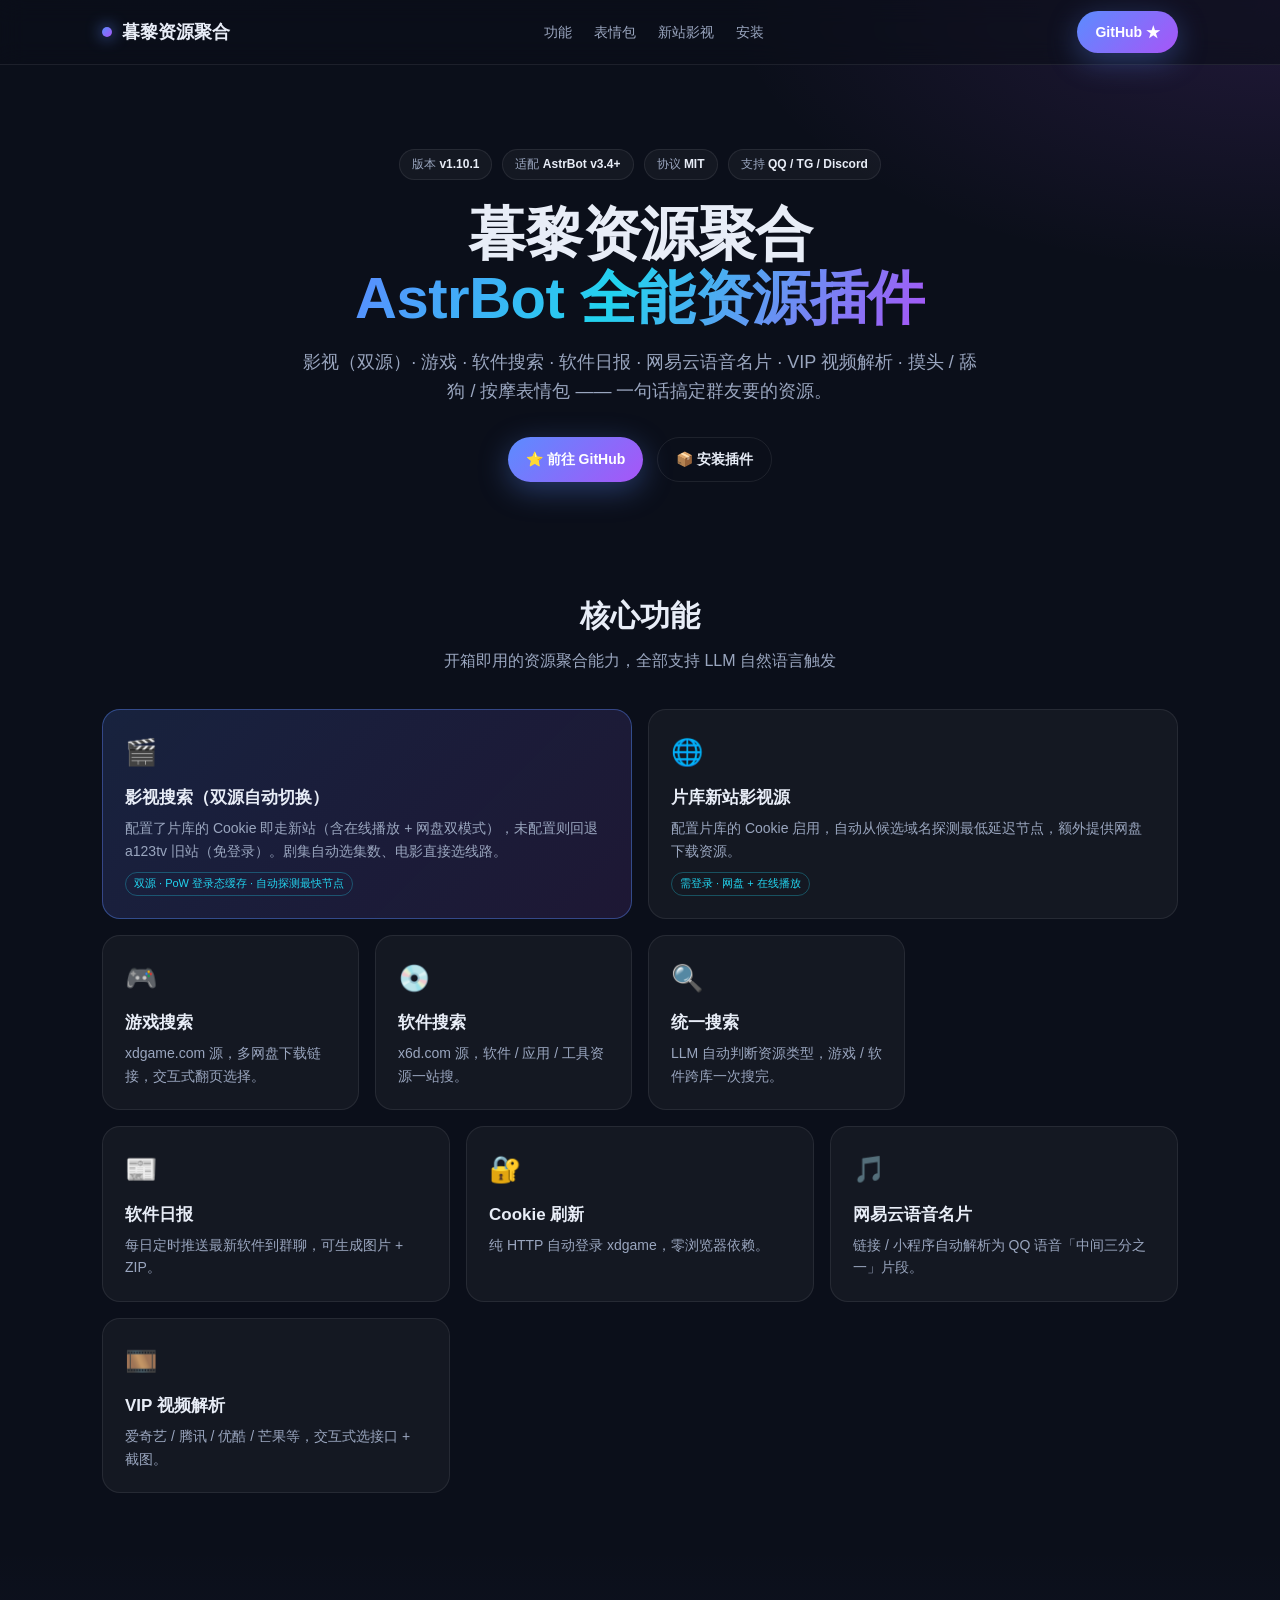
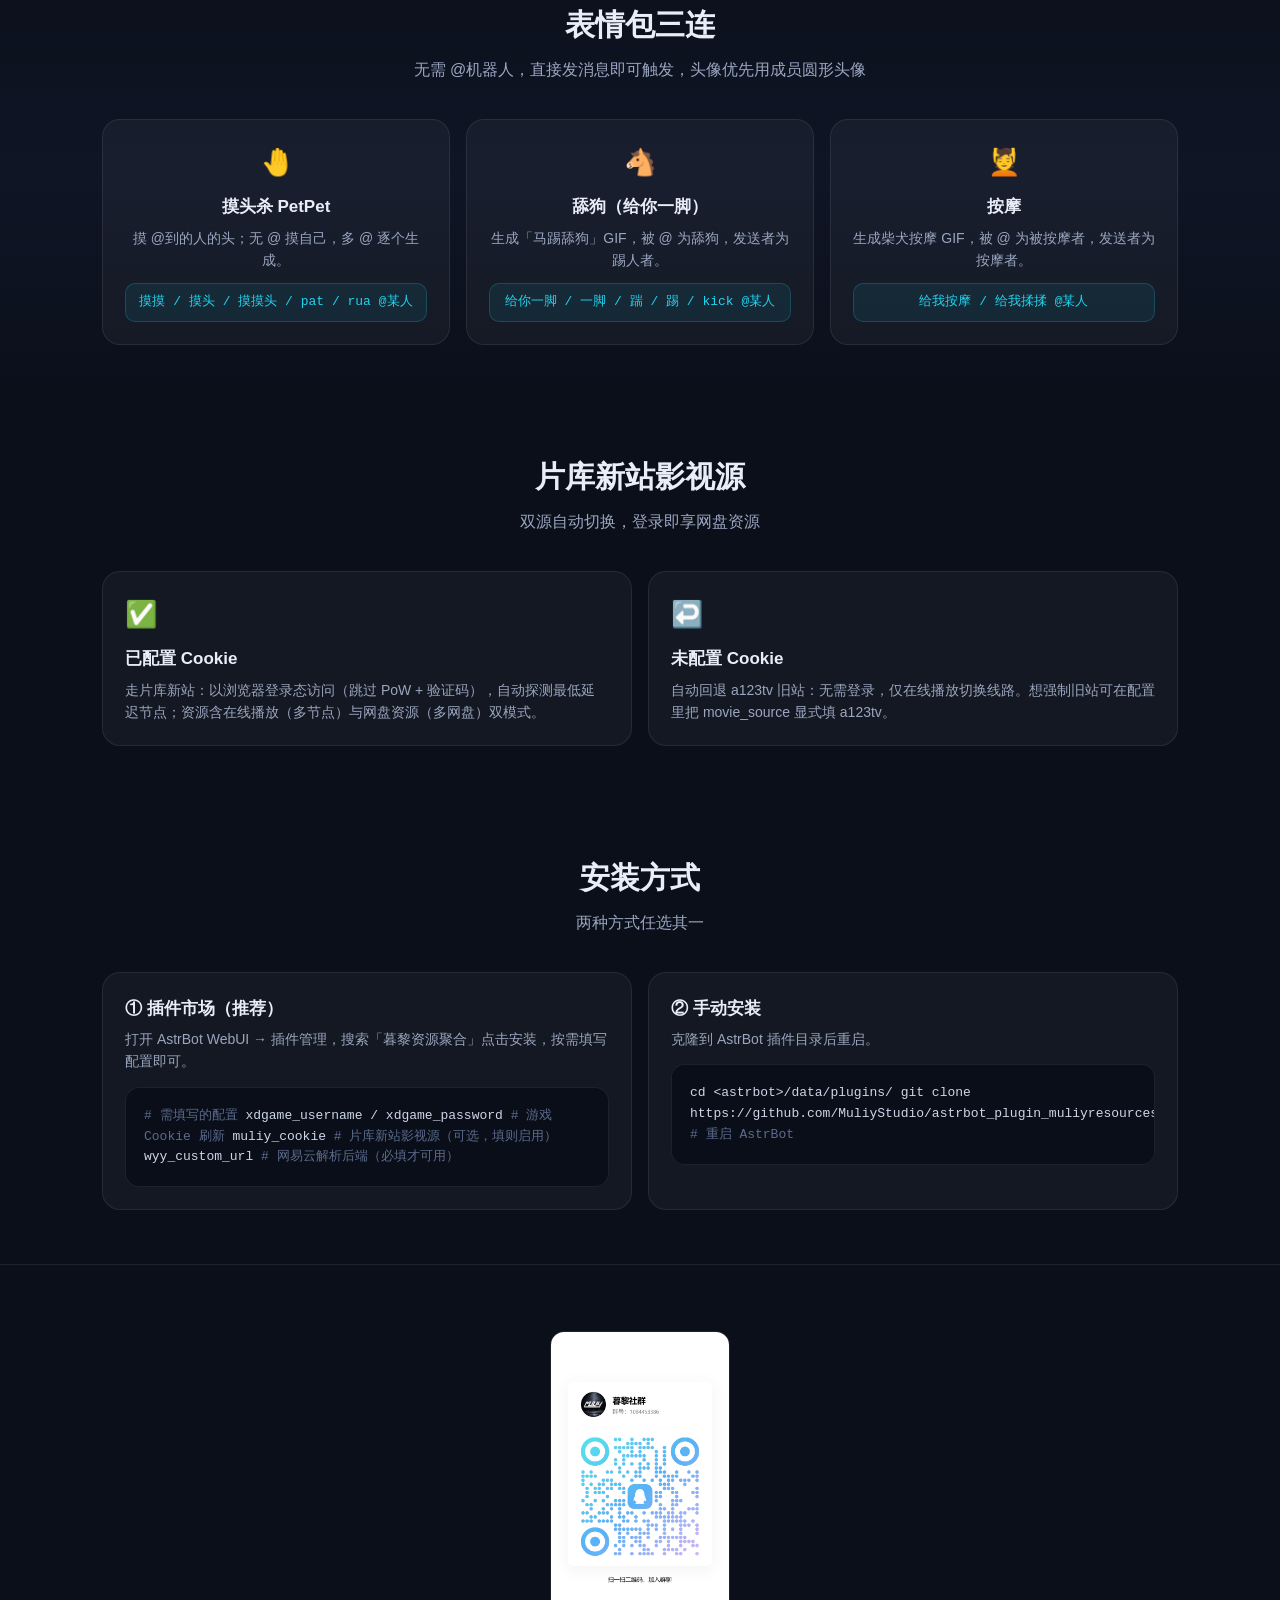
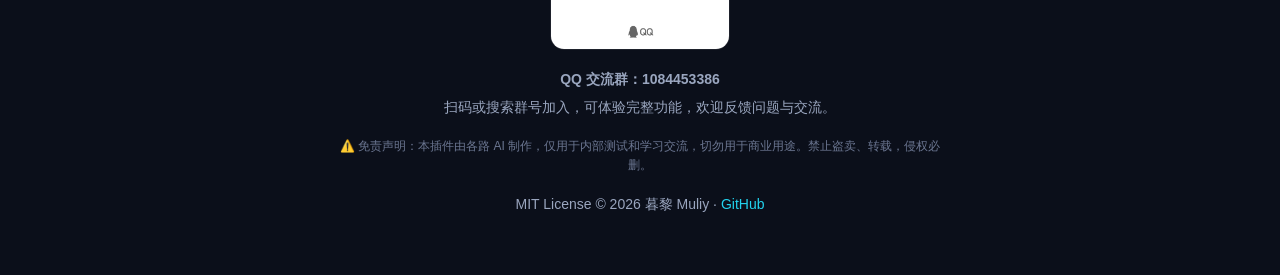
<file: index.html>
<!DOCTYPE html>
<html lang="zh-CN">
<head>
<meta charset="UTF-8">
<meta name="viewport" content="width=device-width, initial-scale=1.0">
<title>暮黎资源聚合 · AstrBot 全能资源插件</title>
<style>
  :root{
    --bg:#0b0f1a; --bg2:#0f1626; --card:rgba(255,255,255,.04);
    --line:rgba(255,255,255,.08); --text:#e8edf7; --muted:#9aa6bf;
    --brand:#5b8cff; --brand2:#22d3ee; --accent:#a855f7; --ok:#34d399;
    --radius:18px; --maxw:1120px;
  }
  *{box-sizing:border-box;margin:0;padding:0}
  html{scroll-behavior:smooth}
  body{
    font-family:-apple-system,BlinkMacSystemFont,"Segoe UI","PingFang SC","Microsoft YaHei",Roboto,Helvetica,Arial,sans-serif;
    background:radial-gradient(1200px 600px at 15% -10%,rgba(91,140,255,.18),transparent 60%),
               radial-gradient(1000px 500px at 100% 0%,rgba(168,85,247,.14),transparent 55%),
               var(--bg);
    color:var(--text); line-height:1.6; -webkit-font-smoothing:antialiased;
  }
  a{color:inherit;text-decoration:none}
  .wrap{max-width:var(--maxw);margin:0 auto;padding:0 22px}
  /* nav */
  nav{position:sticky;top:0;z-index:20;backdrop-filter:blur(12px);
      background:rgba(11,15,26,.65);border-bottom:1px solid var(--line)}
  .nav-in{display:flex;align-items:center;justify-content:space-between;height:64px}
  .brand{display:flex;align-items:center;gap:10px;font-weight:700;font-size:18px}
  .brand .dot{width:10px;height:10px;border-radius:50%;background:linear-gradient(135deg,var(--brand),var(--accent));box-shadow:0 0 16px var(--brand)}
  .nav-links{display:flex;gap:22px;font-size:14px;color:var(--muted)}
  .nav-links a:hover{color:var(--text)}
  .btn{display:inline-flex;align-items:center;gap:8px;padding:10px 18px;border-radius:999px;
       font-weight:600;font-size:14px;transition:.2s;border:1px solid var(--line)}
  .btn.primary{background:linear-gradient(135deg,var(--brand),var(--accent));border:none;color:#fff;
       box-shadow:0 8px 30px rgba(91,140,255,.35)}
  .btn.primary:hover{transform:translateY(-1px);box-shadow:0 12px 36px rgba(91,140,255,.5)}
  .btn.ghost:hover{background:var(--card)}
  /* hero */
  header{padding:84px 0 56px;text-align:center}
  .badges{display:flex;gap:10px;justify-content:center;flex-wrap:wrap;margin-bottom:22px}
  .badge{font-size:12px;padding:5px 12px;border:1px solid var(--line);border-radius:999px;color:var(--muted);
         background:var(--card)}
  .badge b{color:var(--text)}
  h1{font-size:clamp(34px,6vw,58px);line-height:1.1;font-weight:800;letter-spacing:-.5px}
  h1 .grad{background:linear-gradient(120deg,var(--brand),var(--brand2) 45%,var(--accent));
           -webkit-background-clip:text;background-clip:text;color:transparent}
  .sub{color:var(--muted);font-size:18px;max-width:680px;margin:18px auto 0}
  .cta{display:flex;gap:14px;justify-content:center;margin-top:32px;flex-wrap:wrap}
  /* section */
  section{padding:54px 0}
  .sec-head{text-align:center;margin-bottom:36px}
  .sec-head h2{font-size:30px;font-weight:800}
  .sec-head p{color:var(--muted);margin-top:8px}
  /* bento */
  .bento{display:grid;grid-template-columns:repeat(12,1fr);gap:16px}
  .card{background:var(--card);border:1px solid var(--line);border-radius:var(--radius);
        padding:22px;position:relative;overflow:hidden;transition:.2s}
  .card:hover{border-color:rgba(91,140,255,.5);transform:translateY(-2px)}
  .card .ico{font-size:26px;margin-bottom:10px}
  .card h3{font-size:17px;margin-bottom:6px}
  .card p{color:var(--muted);font-size:14px}
  .col-3{grid-column:span 4}.col-4{grid-column:span 3}.col-6{grid-column:span 6}.col-12{grid-column:span 12}
  .card.featured{background:linear-gradient(135deg,rgba(91,140,255,.16),rgba(168,85,247,.12));
        border-color:rgba(91,140,255,.4)}
  .tag{display:inline-block;font-size:11px;color:var(--brand2);border:1px solid rgba(34,211,238,.3);
       padding:2px 8px;border-radius:999px;margin-top:10px}
  /* expressions */
  .expr{display:grid;grid-template-columns:repeat(3,1fr);gap:16px}
  .expr .card{text-align:center}
  .expr .trig{margin-top:12px;font-family:ui-monospace,SFMono-Regular,Menlo,Consolas,monospace;
        font-size:13px;color:var(--brand2);background:rgba(34,211,238,.08);
        border:1px solid rgba(34,211,238,.2);border-radius:10px;padding:8px}
  /* install */
  .install{display:grid;grid-template-columns:1fr 1fr;gap:16px}
  .code{background:#0a0e18;border:1px solid var(--line);border-radius:14px;padding:18px;
        font-family:ui-monospace,SFMono-Regular,Menlo,Consolas,monospace;font-size:13px;
        color:#cdd6e8;overflow:auto}
  .code .c{color:#5b6b8c}
  /* footer */
  footer{border-top:1px solid var(--line);padding:48px 0 60px;text-align:center;color:var(--muted);font-size:14px}
  .qr{width:180px;border-radius:14px;margin:18px auto;display:block;border:1px solid var(--line)}
  .disc{font-size:12px;color:#6b7691;max-width:620px;margin:18px auto 0}
  @media(max-width:860px){
    .col-3,.col-4{grid-column:span 6}.col-6{grid-column:span 12}
    .expr,.install{grid-template-columns:1fr}
    .nav-links{display:none}
  }
</style>
</head>
<body>

<nav>
  <div class="wrap nav-in">
    <div class="brand"><span class="dot"></span> 暮黎资源聚合</div>
    <div class="nav-links">
      <a href="#features">功能</a>
      <a href="#expr">表情包</a>
      <a href="#site">新站影视</a>
      <a href="#install">安装</a>
    </div>
    <a class="btn primary" href="https://github.com/MuliyStudio/astrbot_plugin_muliyresources" target="_blank" rel="noopener">GitHub ★</a>
  </div>
</nav>

<header>
  <div class="wrap">
    <div class="badges">
      <span class="badge">版本 <b>v1.10.1</b></span>
      <span class="badge">适配 <b>AstrBot v3.4+</b></span>
      <span class="badge">协议 <b>MIT</b></span>
      <span class="badge">支持 <b>QQ / TG / Discord</b></span>
    </div>
    <h1>暮黎资源聚合<br><span class="grad">AstrBot 全能资源插件</span></h1>
    <p class="sub">影视（双源）· 游戏 · 软件搜索 · 软件日报 · 网易云语音名片 · VIP 视频解析 · 摸头 / 舔狗 / 按摩表情包 —— 一句话搞定群友要的资源。</p>
    <div class="cta">
      <a class="btn primary" href="https://github.com/MuliyStudio/astrbot_plugin_muliyresources" target="_blank" rel="noopener">⭐ 前往 GitHub</a>
      <a class="btn ghost" href="#install">📦 安装插件</a>
    </div>
  </div>
</header>

<section id="features">
  <div class="wrap">
    <div class="sec-head">
      <h2>核心功能</h2>
      <p>开箱即用的资源聚合能力，全部支持 LLM 自然语言触发</p>
    </div>
    <div class="bento">
      <div class="card col-6 featured">
        <div class="ico">🎬</div>
        <h3>影视搜索（双源自动切换）</h3>
        <p>配置了片库的 Cookie 即走新站（含在线播放 + 网盘双模式），未配置则回退 a123tv 旧站（免登录）。剧集自动选集数、电影直接选线路。</p>
        <span class="tag">双源 · PoW 登录态缓存 · 自动探测最快节点</span>
      </div>
      <div class="card col-6">
        <div class="ico">🌐</div>
        <h3>片库新站影视源</h3>
        <p>配置片库的 Cookie 启用，自动从候选域名探测最低延迟节点，额外提供网盘下载资源。</p>
        <span class="tag">需登录 · 网盘 + 在线播放</span>
      </div>
      <div class="card col-4">
        <div class="ico">🎮</div>
        <h3>游戏搜索</h3>
        <p>xdgame.com 源，多网盘下载链接，交互式翻页选择。</p>
      </div>
      <div class="card col-4">
        <div class="ico">💿</div>
        <h3>软件搜索</h3>
        <p>x6d.com 源，软件 / 应用 / 工具资源一站搜。</p>
      </div>
      <div class="card col-4">
        <div class="ico">🔍</div>
        <h3>统一搜索</h3>
        <p>LLM 自动判断资源类型，游戏 / 软件跨库一次搜完。</p>
      </div>
      <div class="card col-3">
        <div class="ico">📰</div>
        <h3>软件日报</h3>
        <p>每日定时推送最新软件到群聊，可生成图片 + ZIP。</p>
      </div>
      <div class="card col-3">
        <div class="ico">🔐</div>
        <h3>Cookie 刷新</h3>
        <p>纯 HTTP 自动登录 xdgame，零浏览器依赖。</p>
      </div>
      <div class="card col-3">
        <div class="ico">🎵</div>
        <h3>网易云语音名片</h3>
        <p>链接 / 小程序自动解析为 QQ 语音「中间三分之一」片段。</p>
      </div>
      <div class="card col-3">
        <div class="ico">🎞️</div>
        <h3>VIP 视频解析</h3>
        <p>爱奇艺 / 腾讯 / 优酷 / 芒果等，交互式选接口 + 截图。</p>
      </div>
    </div>
  </div>
</section>

<section id="expr" style="background:linear-gradient(180deg,transparent,rgba(91,140,255,.05),transparent)">
  <div class="wrap">
    <div class="sec-head">
      <h2>表情包三连</h2>
      <p>无需 @机器人，直接发消息即可触发，头像优先用成员圆形头像</p>
    </div>
    <div class="expr">
      <div class="card">
        <div class="ico">🤚</div>
        <h3>摸头杀 PetPet</h3>
        <p>摸 @到的人的头；无 @ 摸自己，多 @ 逐个生成。</p>
        <div class="trig">摸摸 / 摸头 / 摸摸头 / pat / rua @某人</div>
      </div>
      <div class="card">
        <div class="ico">🐴</div>
        <h3>舔狗（给你一脚）</h3>
        <p>生成「马踢舔狗」GIF，被 @ 为舔狗，发送者为踢人者。</p>
        <div class="trig">给你一脚 / 一脚 / 踹 / 踢 / kick @某人</div>
      </div>
      <div class="card">
        <div class="ico">💆</div>
        <h3>按摩</h3>
        <p>生成柴犬按摩 GIF，被 @ 为被按摩者，发送者为按摩者。</p>
        <div class="trig">给我按摩 / 给我揉揉 @某人</div>
      </div>
    </div>
  </div>
</section>

<section id="site">
  <div class="wrap">
    <div class="sec-head">
      <h2>片库新站影视源</h2>
      <p>双源自动切换，登录即享网盘资源</p>
    </div>
    <div class="bento">
      <div class="card col-6">
        <div class="ico">✅</div>
        <h3>已配置 Cookie</h3>
        <p>走片库新站：以浏览器登录态访问（跳过 PoW + 验证码），自动探测最低延迟节点；资源含在线播放（多节点）与网盘资源（多网盘）双模式。</p>
      </div>
      <div class="card col-6">
        <div class="ico">↩️</div>
        <h3>未配置 Cookie</h3>
        <p>自动回退 a123tv 旧站：无需登录，仅在线播放切换线路。想强制旧站可在配置里把 movie_source 显式填 a123tv。</p>
      </div>
    </div>
  </div>
</section>

<section id="install">
  <div class="wrap">
    <div class="sec-head">
      <h2>安装方式</h2>
      <p>两种方式任选其一</p>
    </div>
    <div class="install">
      <div class="card">
        <h3>① 插件市场（推荐）</h3>
        <p style="margin-bottom:14px">打开 AstrBot WebUI → 插件管理，搜索「暮黎资源聚合」点击安装，按需填写配置即可。</p>
        <div class="code"><span class="c"># 需填写的配置</span>
xdgame_username / xdgame_password   <span class="c"># 游戏 Cookie 刷新</span>
muliy_cookie                        <span class="c"># 片库新站影视源（可选，填则启用）</span>
wyy_custom_url                      <span class="c"># 网易云解析后端（必填才可用）</span></div>
      </div>
      <div class="card">
        <h3>② 手动安装</h3>
        <p style="margin-bottom:14px">克隆到 AstrBot 插件目录后重启。</p>
        <div class="code">cd &lt;astrbot&gt;/data/plugins/
git clone https://github.com/MuliyStudio/astrbot_plugin_muliyresources.git
<span class="c"># 重启 AstrBot</span></div>
      </div>
    </div>
  </div>
</section>

<footer>
  <div class="wrap">
    <img class="qr" src="assets/qq_group_qrcode.jpg" alt="暮黎交流群二维码">
    <div><strong>QQ 交流群：1084453386</strong></div>
    <p style="margin-top:6px">扫码或搜索群号加入，可体验完整功能，欢迎反馈问题与交流。</p>
    <p class="disc">⚠️ 免责声明：本插件由各路 AI 制作，仅用于内部测试和学习交流，切勿用于商业用途。禁止盗卖、转载，侵权必删。</p>
    <p style="margin-top:18px">MIT License © 2026 暮黎 Muliy · <a href="https://github.com/MuliyStudio/astrbot_plugin_muliyresources" target="_blank" rel="noopener" style="color:var(--brand2)">GitHub</a></p>
  </div>
</footer>

</body>
</html>
</file>
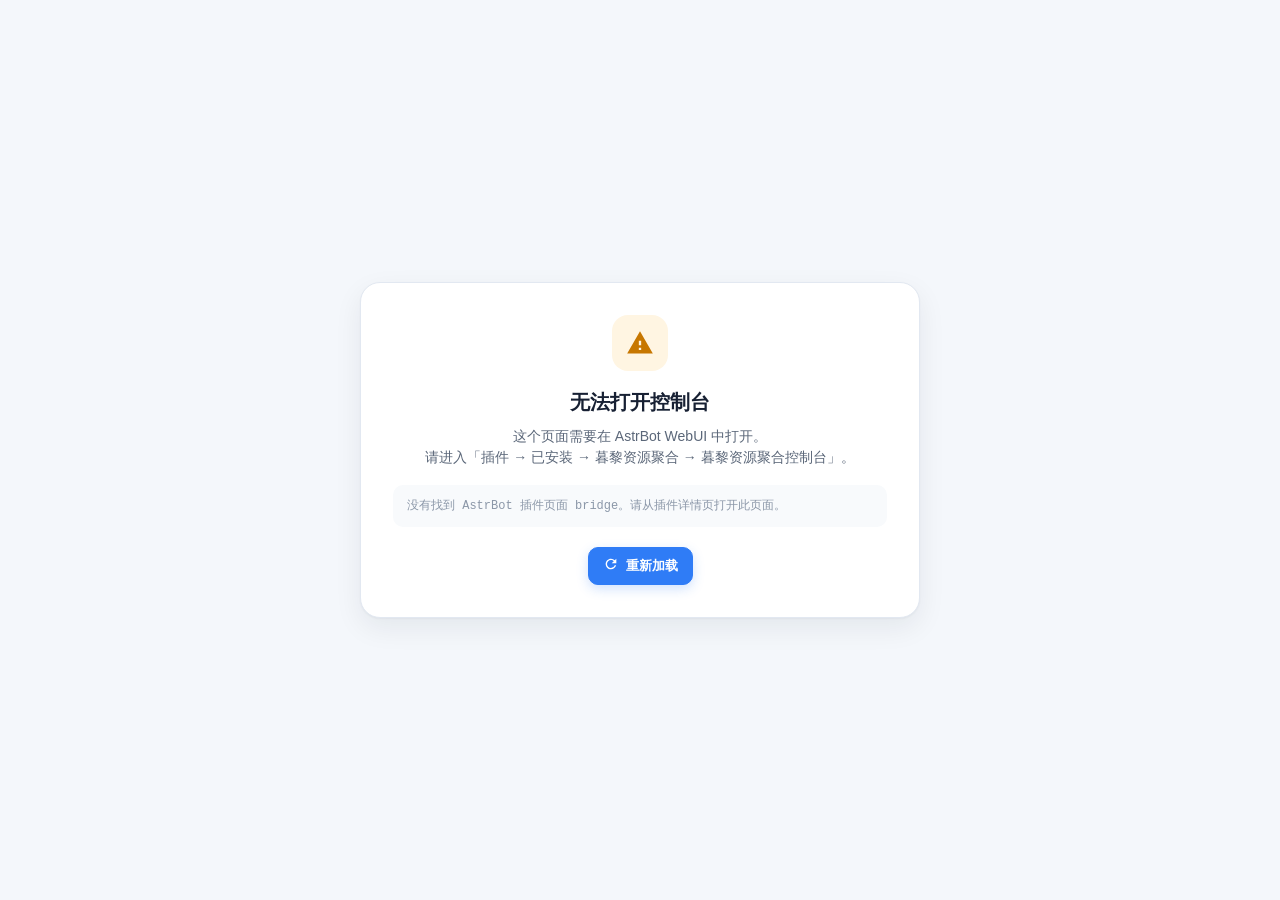
<file: pages/config/index.html>
<!doctype html>
<html lang="zh-CN" data-theme="light">
  <head>
    <meta charset="utf-8" />
    <meta name="viewport" content="width=device-width, initial-scale=1" />
    <meta name="color-scheme" content="light dark" />
    <title>暮黎资源聚合控制台</title>
    <link rel="stylesheet" href="./style.css" />
  </head>
  <body>
    <div id="app" class="app">
      <div class="boot" id="boot">
        <div class="boot-logo"><img src="./assets/logo.png" alt="" /></div>
        <div class="boot-spinner" aria-hidden="true"></div>
        <p>正在读取配置…</p>
      </div>
    </div>
    <div id="toast" class="toast" role="status" aria-live="polite"></div>
    <script type="module" src="./app.js"></script>
  </body>
</html>
</file>
<file: pages/config/style.css>
/* =========================================================
   暮黎资源聚合 · 可视化配置页
   适配 AstrBot 插件 iframe，支持亮/暗主题与窄屏
   ========================================================= */

:root {
  --bg: #f4f7fb;
  --surface: #ffffff;
  --surface-2: #f8fafc;
  --surface-3: #f1f5f9;
  --border: #e2e8f1;
  --border-strong: #cbd6e5;
  --text: #172033;
  --text-2: #5b6779;
  --text-3: #8b97a8;
  --accent: #2f7cf6;
  --accent-strong: #1f66df;
  --accent-soft: #eaf2ff;
  --accent-line: #c6dcff;
  --green: #12a150;
  --green-soft: #e8f8ee;
  --amber: #c77700;
  --amber-soft: #fff5e2;
  --red: #d92d20;
  --red-soft: #fdecec;
  --shadow-sm: 0 1px 2px rgba(16, 24, 40, 0.04);
  --shadow: 0 1px 2px rgba(16, 24, 40, 0.04), 0 10px 28px rgba(16, 24, 40, 0.07);
  --radius: 14px;
  --radius-lg: 20px;
  --font: -apple-system, BlinkMacSystemFont, "Segoe UI", "PingFang SC",
    "Hiragino Sans GB", "Microsoft YaHei", "Noto Sans SC", sans-serif;
  --mono: ui-monospace, SFMono-Regular, "SF Mono", Consolas, "Liberation Mono",
    monospace;
  color-scheme: light;
}

[data-theme="dark"] {
  --bg: #0e141d;
  --surface: #151d29;
  --surface-2: #1a2432;
  --surface-3: #202c3d;
  --border: #263244;
  --border-strong: #3a4a62;
  --text: #e9eff8;
  --text-2: #a5b2c5;
  --text-3: #7d8ca1;
  --accent: #5b9dff;
  --accent-strong: #7fb2ff;
  --accent-soft: #182a46;
  --accent-line: #2c4670;
  --green: #34d399;
  --green-soft: #113127;
  --amber: #fbbf24;
  --amber-soft: #362a12;
  --red: #f87171;
  --red-soft: #3a1d1d;
  --shadow-sm: 0 1px 2px rgba(0, 0, 0, 0.3);
  --shadow: 0 1px 2px rgba(0, 0, 0, 0.3), 0 12px 32px rgba(0, 0, 0, 0.28);
  color-scheme: dark;
}

* {
  box-sizing: border-box;
}

html {
  min-height: 100%;
  background: var(--bg);
}

body {
  min-height: 100vh;
  margin: 0;
  background: var(--bg);
  color: var(--text);
  font-family: var(--font);
  font-size: 14px;
  line-height: 1.55;
  -webkit-font-smoothing: antialiased;
  text-rendering: optimizeLegibility;
}

button,
input,
select,
textarea {
  font: inherit;
  color: inherit;
}

button {
  user-select: none;
}

img {
  max-width: 100%;
}

.icon {
  flex: 0 0 auto;
  display: inline-block;
  vertical-align: -0.15em;
}

/* ---------- 启动 / 致命错误 ---------- */

.app {
  min-height: 100vh;
}

.boot {
  min-height: 100vh;
  display: flex;
  flex-direction: column;
  align-items: center;
  justify-content: center;
  gap: 16px;
  color: var(--text-2);
}

.boot-logo img {
  width: 64px;
  height: 64px;
  border-radius: 18px;
  box-shadow: var(--shadow);
}

.boot-spinner {
  width: 26px;
  height: 26px;
  border: 3px solid var(--border);
  border-top-color: var(--accent);
  border-radius: 50%;
  animation: spin 0.8s linear infinite;
}

@keyframes spin {
  to {
    transform: rotate(360deg);
  }
}

.fatal-wrap {
  min-height: 100vh;
  display: flex;
  align-items: center;
  justify-content: center;
  padding: 24px;
}

.fatal-card {
  width: min(560px, 100%);
  padding: 32px;
  border: 1px solid var(--border);
  border-radius: var(--radius-lg);
  background: var(--surface);
  box-shadow: var(--shadow);
  text-align: center;
}

.fatal-card .fatal-icon {
  width: 56px;
  height: 56px;
  margin: 0 auto 16px;
  display: grid;
  place-items: center;
  border-radius: 16px;
  background: var(--amber-soft);
  color: var(--amber);
}

.fatal-card h1 {
  margin: 0 0 8px;
  font-size: 20px;
}

.fatal-card p {
  margin: 0 0 8px;
  color: var(--text-2);
  white-space: pre-wrap;
}

.fatal-card .detail {
  margin: 16px 0 20px;
  padding: 12px 14px;
  border-radius: 10px;
  background: var(--surface-2);
  color: var(--text-3);
  font-family: var(--mono);
  font-size: 12px;
  text-align: left;
  word-break: break-all;
}

/* ---------- 顶栏 ---------- */

.topbar {
  position: sticky;
  top: 0;
  z-index: 30;
  border-bottom: 1px solid var(--border);
  background: var(--bg);
  background: color-mix(in srgb, var(--bg) 86%, transparent);
  backdrop-filter: blur(14px) saturate(140%);
}

.topbar-inner {
  width: min(1320px, 100%);
  margin: 0 auto;
  padding: 12px 24px;
  display: flex;
  align-items: center;
  gap: 18px;
}

.brand {
  display: flex;
  align-items: center;
  gap: 12px;
  min-width: 0;
  flex: 1 1 auto;
}

.brand-logo {
  width: 42px;
  height: 42px;
  border-radius: 12px;
  box-shadow: var(--shadow-sm);
}

.brand-text {
  min-width: 0;
}

.brand-text h1 {
  margin: 0;
  font-size: 16px;
  font-weight: 700;
  letter-spacing: 0.01em;
  white-space: nowrap;
  overflow: hidden;
  text-overflow: ellipsis;
}

.brand-text p {
  margin: 1px 0 0;
  display: flex;
  align-items: center;
  gap: 8px;
  color: var(--text-3);
  font-size: 12px;
  white-space: nowrap;
  overflow: hidden;
  text-overflow: ellipsis;
}

.version-chip {
  display: inline-flex;
  align-items: center;
  height: 20px;
  padding: 0 7px;
  border: 1px solid var(--accent-line);
  border-radius: 999px;
  background: var(--accent-soft);
  color: var(--accent-strong);
  font-family: var(--mono);
  font-size: 11px;
  font-weight: 700;
}

.top-actions {
  display: flex;
  align-items: center;
  gap: 10px;
  flex: 0 1 auto;
}

.search-box {
  display: flex;
  align-items: center;
  gap: 8px;
  height: 38px;
  min-width: 280px;
  padding: 0 10px;
  border: 1px solid var(--border);
  border-radius: 10px;
  background: var(--surface);
  color: var(--text-3);
  transition: border-color 0.16s, box-shadow 0.16s;
}

.search-box:focus-within {
  border-color: var(--accent);
  box-shadow: 0 0 0 3px var(--accent-soft);
}

.search-input {
  flex: 1 1 auto;
  min-width: 0;
  border: 0;
  outline: 0;
  background: transparent;
  color: var(--text);
  font-size: 13px;
}

.search-input::placeholder {
  color: var(--text-3);
}

.search-box kbd {
  display: inline-flex;
  align-items: center;
  justify-content: center;
  min-width: 20px;
  height: 20px;
  padding: 0 5px;
  border: 1px solid var(--border);
  border-bottom-width: 2px;
  border-radius: 5px;
  background: var(--surface-2);
  color: var(--text-3);
  font-family: var(--mono);
  font-size: 10px;
}

.btn {
  display: inline-flex;
  align-items: center;
  justify-content: center;
  gap: 7px;
  height: 38px;
  padding: 0 14px;
  border: 1px solid var(--border);
  border-radius: 10px;
  background: var(--surface);
  color: var(--text);
  font-size: 13px;
  font-weight: 600;
  cursor: pointer;
  white-space: nowrap;
  transition: background 0.16s, border-color 0.16s, color 0.16s,
    transform 0.12s;
}

.btn:hover:not(:disabled) {
  border-color: var(--border-strong);
  background: var(--surface-2);
}

.btn:active:not(:disabled) {
  transform: translateY(1px);
}

.btn.primary {
  border-color: var(--accent);
  background: var(--accent);
  color: #fff;
  box-shadow: 0 4px 12px rgba(47, 124, 246, 0.22);
}

.btn.primary:hover:not(:disabled) {
  border-color: var(--accent-strong);
  background: var(--accent-strong);
}

.btn.ghost {
  background: transparent;
}

.btn:disabled {
  opacity: 0.5;
  cursor: not-allowed;
  box-shadow: none;
}

.btn .spin {
  animation: spin 0.8s linear infinite;
}

/* ---------- 布局 ---------- */

.layout {
  width: min(1320px, 100%);
  margin: 0 auto;
  padding: 20px 24px 120px;
  display: grid;
  grid-template-columns: 248px minmax(0, 1fr);
  gap: 22px;
  align-items: start;
}

.sidebar {
  position: sticky;
  top: 84px;
  max-height: calc(100vh - 104px);
  display: flex;
  flex-direction: column;
  border: 1px solid var(--border);
  border-radius: var(--radius);
  background: var(--surface);
  box-shadow: var(--shadow-sm);
  overflow: hidden;
}

.side-scroll {
  padding: 10px;
  overflow-y: auto;
}

.nav-item {
  width: 100%;
  display: flex;
  align-items: center;
  gap: 10px;
  padding: 9px 10px;
  border: 0;
  border-radius: 9px;
  background: transparent;
  color: var(--text-2);
  font-size: 13px;
  font-weight: 600;
  text-align: left;
  cursor: pointer;
  transition: background 0.14s, color 0.14s;
}

.nav-item:hover {
  background: var(--surface-2);
  color: var(--text);
}

.nav-item.active {
  background: var(--accent-soft);
  color: var(--accent-strong);
}

.nav-item .nav-text {
  flex: 1 1 auto;
  min-width: 0;
  white-space: nowrap;
  overflow: hidden;
  text-overflow: ellipsis;
}

.nav-item .nav-count {
  flex: 0 0 auto;
  min-width: 22px;
  height: 20px;
  padding: 0 6px;
  display: inline-flex;
  align-items: center;
  justify-content: center;
  border-radius: 999px;
  background: var(--surface-3);
  color: var(--text-3);
  font-family: var(--mono);
  font-size: 10px;
  font-weight: 700;
}

.nav-item.active .nav-count {
  background: var(--surface);
  color: var(--accent-strong);
}

.nav-dirty {
  width: 7px;
  height: 7px;
  border-radius: 50%;
  background: var(--amber);
  box-shadow: 0 0 0 3px var(--amber-soft);
}

.nav-divider {
  margin: 12px 10px 6px;
  color: var(--text-3);
  font-size: 11px;
  font-weight: 700;
  letter-spacing: 0.08em;
}

.side-foot {
  padding: 10px 14px 12px;
  border-top: 1px solid var(--border);
  background: var(--surface-2);
  font-size: 11px;
  color: var(--text-3);
}

.mini-status {
  display: flex;
  align-items: center;
  gap: 7px;
}

.status-dot {
  width: 7px;
  height: 7px;
  border-radius: 50%;
  background: var(--text-3);
  flex: 0 0 auto;
}

.status-dot.on {
  background: var(--green);
  box-shadow: 0 0 0 3px var(--green-soft);
}

.main {
  min-width: 0;
  animation: fade-in 0.22s ease-out;
}

@keyframes fade-in {
  from {
    opacity: 0;
    transform: translateY(4px);
  }
  to {
    opacity: 1;
    transform: none;
  }
}

/* ---------- 页面标题 ---------- */

.page-head {
  display: flex;
  align-items: flex-start;
  justify-content: space-between;
  gap: 16px;
  margin: 2px 0 16px;
}

.page-head h2 {
  margin: 0;
  font-size: 22px;
  font-weight: 750;
  letter-spacing: -0.01em;
}

.page-head p {
  margin: 4px 0 0;
  color: var(--text-2);
  font-size: 13px;
}

.page-head-badges {
  display: flex;
  align-items: center;
  gap: 8px;
  flex-wrap: wrap;
  justify-content: flex-end;
}

.page-head-badges .pill {
  height: 26px;
  padding: 0 10px;
  font-size: 12px;
}

/* ---------- Hero ---------- */

.hero {
  position: relative;
  overflow: hidden;
  display: flex;
  align-items: center;
  justify-content: space-between;
  gap: 24px;
  padding: 24px;
  border: 1px solid var(--border);
  border-radius: var(--radius-lg);
  background:
    radial-gradient(900px 260px at 8% -30%, var(--accent-soft), transparent 62%),
    var(--surface);
  box-shadow: var(--shadow);
}

.hero::after {
  content: "";
  position: absolute;
  right: -70px;
  bottom: -110px;
  width: 260px;
  height: 260px;
  border-radius: 50%;
  border: 1px solid var(--accent-line);
  opacity: 0.5;
  pointer-events: none;
}

.hero-brand {
  display: flex;
  align-items: center;
  gap: 16px;
  min-width: 0;
}

.hero-brand img {
  width: 64px;
  height: 64px;
  border-radius: 18px;
  box-shadow: var(--shadow);
  flex: 0 0 auto;
}

.hero-brand h2 {
  margin: 0;
  font-size: 21px;
  font-weight: 750;
}

.hero-brand p {
  margin: 3px 0 10px;
  color: var(--text-2);
  font-size: 13px;
}

.hero-tags {
  display: flex;
  align-items: center;
  gap: 7px;
  flex-wrap: wrap;
}

.tag {
  display: inline-flex;
  align-items: center;
  gap: 5px;
  height: 24px;
  padding: 0 9px;
  border: 1px solid var(--border);
  border-radius: 7px;
  background: var(--surface-2);
  color: var(--text-2);
  font-size: 11px;
  font-weight: 600;
}

.tag .status-dot {
  width: 6px;
  height: 6px;
}

.hero-stats {
  position: relative;
  z-index: 1;
  display: flex;
  gap: 10px;
  flex: 0 0 auto;
}

.hero-stats > div {
  min-width: 86px;
  padding: 12px 14px;
  border: 1px solid var(--border);
  border-radius: 12px;
  background: var(--surface);
  text-align: center;
}

.hero-stats strong {
  display: block;
  font-size: 21px;
  font-weight: 750;
  line-height: 1.1;
  font-variant-numeric: tabular-nums;
}

.hero-stats span {
  display: block;
  margin-top: 3px;
  color: var(--text-3);
  font-size: 11px;
}

/* ---------- 功能状态条 ---------- */

.feature-strip {
  display: flex;
  flex-wrap: wrap;
  gap: 8px;
  margin: 14px 0 4px;
}

.feature-pill {
  display: inline-flex;
  align-items: center;
  gap: 7px;
  height: 30px;
  padding: 0 11px;
  border: 1px solid var(--border);
  border-radius: 999px;
  background: var(--surface);
  color: var(--text-2);
  font-size: 12px;
  font-weight: 600;
}

.feature-pill .status-dot.on {
  background: var(--green);
}

.feature-pill.off {
  color: var(--text-3);
  background: var(--surface-2);
}

.section-title {
  margin: 24px 0 10px;
  color: var(--text-2);
  font-size: 12px;
  font-weight: 750;
  letter-spacing: 0.08em;
  text-transform: uppercase;
}

/* ---------- 分组卡片 ---------- */

.group-grid {
  display: grid;
  grid-template-columns: repeat(auto-fill, minmax(266px, 1fr));
  gap: 12px;
}

.group-card {
  position: relative;
  display: flex;
  align-items: flex-start;
  gap: 12px;
  width: 100%;
  padding: 16px;
  border: 1px solid var(--border);
  border-radius: var(--radius);
  background: var(--surface);
  color: var(--text);
  text-align: left;
  cursor: pointer;
  box-shadow: var(--shadow-sm);
  transition: border-color 0.16s, box-shadow 0.16s, transform 0.16s;
}

.group-card:hover {
  border-color: var(--accent-line);
  box-shadow: var(--shadow);
  transform: translateY(-2px);
}

.group-card:focus-visible {
  outline: 3px solid var(--accent-soft);
  outline-offset: 1px;
  border-color: var(--accent);
}

.group-card.dirty {
  border-color: var(--amber);
}

.group-card.dirty::after {
  content: "";
  position: absolute;
  top: 10px;
  right: 10px;
  width: 8px;
  height: 8px;
  border-radius: 50%;
  background: var(--amber);
  box-shadow: 0 0 0 3px var(--amber-soft);
}

.group-icon {
  width: 38px;
  height: 38px;
  flex: 0 0 auto;
  display: grid;
  place-items: center;
  border-radius: 11px;
  background: var(--accent-soft);
  color: var(--accent-strong);
}

.group-icon.lg {
  width: 46px;
  height: 46px;
  border-radius: 13px;
}

.group-card-main {
  flex: 1 1 auto;
  min-width: 0;
}

.group-card-top {
  display: flex;
  align-items: center;
  gap: 8px;
  min-width: 0;
}

.group-card-title {
  flex: 1 1 auto;
  min-width: 0;
  font-size: 14px;
  font-weight: 700;
  white-space: nowrap;
  overflow: hidden;
  text-overflow: ellipsis;
}

.group-card-hint {
  margin: 5px 0 10px;
  display: -webkit-box;
  -webkit-line-clamp: 2;
  -webkit-box-orient: vertical;
  overflow: hidden;
  color: var(--text-3);
  font-size: 12px;
  line-height: 1.5;
  min-height: 36px;
}

.group-card-foot {
  display: flex;
  align-items: center;
  justify-content: space-between;
  gap: 8px;
  color: var(--text-3);
  font-size: 11px;
}

.group-card-foot .enter {
  display: inline-flex;
  align-items: center;
  gap: 3px;
  color: var(--accent-strong);
  font-weight: 600;
}

/* ---------- 面板 ---------- */

.panel {
  border: 1px solid var(--border);
  border-radius: var(--radius);
  background: var(--surface);
  box-shadow: var(--shadow-sm);
  overflow: hidden;
}

.panel-head {
  display: flex;
  align-items: flex-start;
  gap: 12px;
  padding: 16px 18px;
  border-bottom: 1px solid var(--border);
  background: linear-gradient(180deg, var(--surface-2), var(--surface));
}

.panel-head h3 {
  margin: 0;
  font-size: 14px;
  font-weight: 700;
}

.panel-head p {
  margin: 3px 0 0;
  color: var(--text-3);
  font-size: 12px;
}

.panel-head .head-icon {
  width: 34px;
  height: 34px;
  display: grid;
  place-items: center;
  border-radius: 10px;
  background: var(--accent-soft);
  color: var(--accent-strong);
  flex: 0 0 auto;
}

.panel-body {
  padding: 16px 18px;
}

.two-col {
  display: grid;
  grid-template-columns: minmax(0, 1.2fr) minmax(0, 0.8fr);
  gap: 14px;
  margin-top: 16px;
  align-items: start;
}

/* ---------- 日程 / 信息 ---------- */

.schedule-list {
  display: flex;
  flex-direction: column;
}

.schedule-row {
  display: grid;
  grid-template-columns: minmax(110px, 1.1fr) minmax(90px, 0.8fr) minmax(
      70px,
      0.6fr
    ) minmax(150px, 1.3fr);
  gap: 10px;
  align-items: center;
  padding: 11px 18px;
  border-bottom: 1px solid var(--border);
  font-size: 12px;
}

.schedule-row:last-child {
  border-bottom: 0;
}

.schedule-name {
  display: flex;
  align-items: center;
  gap: 8px;
  font-weight: 650;
}

.schedule-name .status-dot.on {
  background: var(--green);
}

.schedule-name .status-dot.off {
  background: var(--text-3);
}

.schedule-time {
  font-family: var(--mono);
  font-size: 12px;
  color: var(--text-2);
}

.schedule-groups {
  color: var(--text-3);
}

.schedule-next {
  color: var(--text-3);
  text-align: right;
  font-family: var(--mono);
  font-size: 11px;
}

.info-list {
  display: flex;
  flex-direction: column;
}

.info-row {
  display: flex;
  align-items: flex-start;
  justify-content: space-between;
  gap: 12px;
  padding: 10px 18px;
  border-bottom: 1px solid var(--border);
  font-size: 12px;
}

.info-row:last-child {
  border-bottom: 0;
}

.info-row > span:first-child {
  color: var(--text-3);
  flex: 0 0 auto;
}

.info-row > strong {
  font-weight: 650;
  text-align: right;
}

.path-row {
  align-items: center;
}

.path-value {
  min-width: 0;
  flex: 1 1 auto;
  display: flex;
  align-items: center;
  justify-content: flex-end;
  gap: 6px;
}

.path-value code {
  max-width: 100%;
  padding: 2px 6px;
  border: 1px solid var(--border);
  border-radius: 6px;
  background: var(--surface-2);
  color: var(--text-2);
  font-family: var(--mono);
  font-size: 10px;
  white-space: nowrap;
  overflow: hidden;
  text-overflow: ellipsis;
  direction: rtl;
  text-align: left;
}

.icon-btn {
  width: 28px;
  height: 28px;
  display: inline-flex;
  align-items: center;
  justify-content: center;
  border: 1px solid transparent;
  border-radius: 7px;
  background: transparent;
  color: var(--text-3);
  cursor: pointer;
  flex: 0 0 auto;
  transition: background 0.14s, color 0.14s, border-color 0.14s;
}

.icon-btn:hover {
  border-color: var(--border);
  background: var(--surface-2);
  color: var(--text);
}

.icon-btn:focus-visible {
  outline: 2px solid var(--accent);
  outline-offset: 1px;
}

/* ---------- 分组详情 ---------- */

.group-title {
  display: flex;
  align-items: center;
  gap: 12px;
  min-width: 0;
}

.group-title h2 {
  margin: 0;
  font-size: 21px;
  font-weight: 750;
  letter-spacing: -0.01em;
}

.group-title p {
  margin: 2px 0 0;
  color: var(--text-2);
  font-size: 13px;
}

.back-btn {
  margin-bottom: 10px;
}

.fields-grid {
  display: grid;
  grid-template-columns: repeat(2, minmax(0, 1fr));
  gap: 12px;
  padding: 16px 18px;
}

/* ---------- 组内二级分类 ---------- */

.global-fields {
  margin-bottom: 4px;
}

.global-fields-head {
  display: flex;
  align-items: center;
  gap: 7px;
  padding: 0 4px;
  margin-bottom: 2px;
  color: var(--text-3);
  font-size: 12px;
  font-weight: 700;
  letter-spacing: 0.02em;
}

.global-fields .fields-grid {
  padding: 4px 0 14px;
}

.section-block {
  border: 1px solid var(--border);
  border-radius: var(--radius);
  background: var(--surface);
  box-shadow: var(--shadow-sm);
  overflow: hidden;
  margin-bottom: 16px;
}

.section-block:last-child {
  margin-bottom: 0;
}

.section-block-head {
  display: flex;
  align-items: center;
  gap: 12px;
  width: 100%;
  padding: 13px 18px;
  border: 0;
  background: linear-gradient(180deg, var(--surface-2), var(--surface));
  color: inherit;
  font: inherit;
  text-align: left;
  cursor: pointer;
  transition: background 0.16s;
}

.section-block-head:hover {
  background: var(--surface-2);
}

.section-block-head:focus-visible {
  outline: 2px solid var(--accent);
  outline-offset: -2px;
}

.sec-icon {
  width: 32px;
  height: 32px;
  flex: 0 0 auto;
  display: grid;
  place-items: center;
  border-radius: 10px;
  background: var(--accent-soft);
  color: var(--accent-strong);
}

.sec-main {
  display: flex;
  flex-direction: column;
  gap: 2px;
  min-width: 0;
}

.sec-main strong {
  font-size: 14px;
  font-weight: 700;
  line-height: 1.35;
}

.sec-main small {
  color: var(--text-3);
  font-size: 12px;
  line-height: 1.45;
  overflow: hidden;
  text-overflow: ellipsis;
  white-space: nowrap;
}

.sec-count {
  margin-left: auto;
  flex: 0 0 auto;
  padding: 2px 8px;
  border: 1px solid var(--border);
  border-radius: 999px;
  background: var(--surface-2);
  color: var(--text-3);
  font-size: 12px;
}

.sec-chevron {
  flex: 0 0 auto;
  display: grid;
  place-items: center;
  color: var(--text-3);
  transition: transform 0.16s;
}

.section-block.collapsed .sec-chevron {
  transform: rotate(-90deg);
}

.section-block-body .fields-grid {
  padding: 16px 18px;
}

@media (max-width: 720px) {
  .fields-grid {
    grid-template-columns: 1fr;
  }

  .sec-main small {
    white-space: normal;
  }
}

.field {
  position: relative;
  min-width: 0;
  padding: 14px 15px;
  border: 1px solid var(--border);
  border-radius: 12px;
  background: var(--surface);
  transition: border-color 0.16s, background 0.16s, opacity 0.16s;
}

.field:hover {
  border-color: var(--border-strong);
}

.field.dirty {
  border-color: var(--accent-line);
  background: linear-gradient(0deg, var(--accent-soft), transparent 55%),
    var(--surface);
}

.field.dirty::before {
  content: "";
  position: absolute;
  left: 0;
  top: 12px;
  bottom: 12px;
  width: 3px;
  border-radius: 0 3px 3px 0;
  background: var(--accent);
}

.field.wide {
  grid-column: 1 / -1;
}

.field.condition-off {
  opacity: 0.74;
}

.field-head {
  display: flex;
  align-items: flex-start;
  justify-content: space-between;
  gap: 10px;
}

.field-title {
  display: flex;
  align-items: center;
  gap: 7px;
  min-width: 0;
}

.field-title label {
  font-size: 13px;
  font-weight: 650;
  cursor: pointer;
  overflow-wrap: anywhere;
}

.field-dirty {
  width: 6px;
  height: 6px;
  border-radius: 50%;
  background: var(--accent);
  flex: 0 0 auto;
}

.field-tools {
  display: flex;
  align-items: center;
  gap: 2px;
  flex: 0 0 auto;
}

.field-tools .icon-btn {
  width: 26px;
  height: 26px;
  opacity: 0.45;
}

.field:hover .field-tools .icon-btn,
.field-tools .icon-btn:focus-visible {
  opacity: 1;
}

.field-hint {
  margin: 4px 0 10px;
  color: var(--text-3);
  font-size: 12px;
  line-height: 1.55;
  overflow-wrap: anywhere;
}

.field-foot {
  display: flex;
  align-items: center;
  justify-content: space-between;
  gap: 10px;
  margin-top: 8px;
  color: var(--text-3);
  font-size: 10px;
}

.field-default {
  min-width: 0;
  overflow: hidden;
  text-overflow: ellipsis;
  white-space: nowrap;
}

.field-range {
  flex: 0 0 auto;
  font-family: var(--mono);
}

.cond-note {
  margin-top: 8px;
  padding: 6px 8px;
  border-radius: 7px;
  background: var(--amber-soft);
  color: var(--amber);
  font-size: 10px;
}

/* ---------- 控件 ---------- */

.input,
.textarea,
.select {
  width: 100%;
  border: 1px solid var(--border);
  border-radius: 9px;
  background: var(--surface);
  color: var(--text);
  font-size: 13px;
  outline: 0;
  transition: border-color 0.16s, box-shadow 0.16s, background 0.16s;
}

.input,
.select {
  height: 38px;
  padding: 0 11px;
}

.textarea {
  min-height: 78px;
  padding: 9px 11px;
  line-height: 1.6;
  resize: vertical;
}

.input:hover,
.textarea:hover,
.select:hover {
  border-color: var(--border-strong);
}

.input:focus,
.textarea:focus,
.select:focus {
  border-color: var(--accent);
  box-shadow: 0 0 0 3px var(--accent-soft);
}

.input::placeholder,
.textarea::placeholder {
  color: var(--text-3);
}

.input.invalid {
  border-color: var(--red);
  box-shadow: 0 0 0 3px var(--red-soft);
}

.input[type="password"] {
  letter-spacing: 0.04em;
}

.select {
  appearance: none;
  background-image: linear-gradient(45deg, transparent 50%, var(--text-3) 50%),
    linear-gradient(135deg, var(--text-3) 50%, transparent 50%);
  background-position: calc(100% - 15px) 16px, calc(100% - 10px) 16px;
  background-size: 5px 5px, 5px 5px;
  background-repeat: no-repeat;
  padding-right: 30px;
}

.input-wrap {
  position: relative;
  display: flex;
  align-items: center;
  gap: 6px;
}

.input-wrap .input {
  flex: 1 1 auto;
  min-width: 0;
}

.input-wrap .icon-btn {
  border-color: var(--border);
  background: var(--surface-2);
  width: 36px;
  height: 38px;
  border-radius: 9px;
}

.number-wrap {
  display: flex;
  align-items: center;
  gap: 8px;
}

.number-wrap .input {
  flex: 1 1 auto;
  font-family: var(--mono);
}

.number-unit {
  flex: 0 0 auto;
  color: var(--text-3);
  font-size: 12px;
}

/* 开关 */

.field-bool {
  display: flex;
  flex-direction: column;
  justify-content: space-between;
  gap: 8px;
}

.field-bool .field-head {
  align-items: flex-start;
}

.field-bool .field-hint {
  margin-bottom: 4px;
}

.bool-row {
  display: flex;
  align-items: center;
  justify-content: space-between;
  gap: 12px;
}

.switch {
  position: relative;
  width: 44px;
  height: 25px;
  flex: 0 0 auto;
  padding: 0;
  border: 0;
  border-radius: 999px;
  background: var(--border-strong);
  cursor: pointer;
  transition: background 0.18s, box-shadow 0.18s;
}

.switch:focus-visible {
  outline: 3px solid var(--accent-soft);
  outline-offset: 2px;
}

.switch .switch-thumb {
  position: absolute;
  top: 3px;
  left: 3px;
  width: 19px;
  height: 19px;
  border-radius: 50%;
  background: #fff;
  box-shadow: 0 1px 3px rgba(16, 24, 40, 0.28);
  transition: transform 0.18s;
}

.switch.on {
  background: var(--accent);
}

.switch.on .switch-thumb {
  transform: translateX(19px);
}

.bool-label {
  font-size: 12px;
  font-weight: 650;
  color: var(--text-2);
}

.bool-label.on {
  color: var(--green);
}

/* 标签 / 多选 */

.chips {
  display: flex;
  flex-wrap: wrap;
  align-items: center;
  gap: 6px;
  min-height: 38px;
  padding: 6px;
  border: 1px solid var(--border);
  border-radius: 9px;
  background: var(--surface);
}

.chips:focus-within {
  border-color: var(--accent);
  box-shadow: 0 0 0 3px var(--accent-soft);
}

.chip {
  display: inline-flex;
  align-items: center;
  gap: 4px;
  max-width: 100%;
  padding: 3px 5px 3px 9px;
  border: 1px solid var(--accent-line);
  border-radius: 999px;
  background: var(--accent-soft);
  color: var(--accent-strong);
  font-size: 11px;
  font-weight: 600;
}

.chip-text {
  max-width: 230px;
  overflow: hidden;
  text-overflow: ellipsis;
  white-space: nowrap;
}

.chip-x {
  width: 18px;
  height: 18px;
  display: inline-flex;
  align-items: center;
  justify-content: center;
  border: 0;
  border-radius: 50%;
  background: transparent;
  color: inherit;
  cursor: pointer;
  opacity: 0.65;
}

.chip-x:hover {
  background: rgba(47, 124, 246, 0.16);
  opacity: 1;
}

.chip-input {
  flex: 1 1 120px;
  min-width: 100px;
  height: 28px;
  padding: 0 4px;
  border: 0;
  box-shadow: none;
  background: transparent;
}

.chip-input:focus {
  box-shadow: none;
}

.chips-empty {
  color: var(--text-3);
  font-size: 11px;
  padding: 0 4px;
}

.check-grid {
  display: flex;
  flex-wrap: wrap;
  gap: 7px;
}

.check-chip {
  display: inline-flex;
  align-items: center;
  gap: 7px;
  padding: 7px 11px;
  border: 1px solid var(--border);
  border-radius: 9px;
  background: var(--surface);
  color: var(--text-2);
  font-size: 12px;
  font-weight: 600;
  cursor: pointer;
  transition: border-color 0.14s, background 0.14s, color 0.14s;
}

.check-chip:hover {
  border-color: var(--border-strong);
}

.check-chip:has(input:checked) {
  border-color: var(--accent);
  background: var(--accent-soft);
  color: var(--accent-strong);
}

.check-chip input {
  width: 14px;
  height: 14px;
  margin: 0;
  accent-color: var(--accent);
}

.field-note {
  margin-top: 6px;
  color: var(--text-3);
  font-size: 10px;
}

/* ---------- 搜索结果 ---------- */

.result-group {
  margin-bottom: 14px;
}

.result-group-head {
  display: flex;
  align-items: center;
  gap: 8px;
  margin: 0 2px 8px;
  color: var(--text-2);
  font-size: 12px;
  font-weight: 700;
}

.result-group-head .count {
  height: 20px;
  padding: 0 7px;
  display: inline-flex;
  align-items: center;
  border-radius: 999px;
  background: var(--surface-3);
  color: var(--text-3);
  font-family: var(--mono);
  font-size: 10px;
}

.group-badge {
  display: inline-flex;
  align-items: center;
  height: 19px;
  padding: 0 6px;
  border-radius: 5px;
  background: var(--surface-3);
  color: var(--text-3);
  font-size: 10px;
  font-weight: 600;
}

.empty {
  padding: 56px 20px;
  border: 1px dashed var(--border-strong);
  border-radius: var(--radius);
  background: var(--surface);
  text-align: center;
  color: var(--text-3);
}

.empty .empty-icon {
  width: 46px;
  height: 46px;
  margin: 0 auto 12px;
  display: grid;
  place-items: center;
  border-radius: 13px;
  background: var(--surface-2);
  color: var(--text-3);
}

.empty strong {
  display: block;
  margin-bottom: 4px;
  color: var(--text-2);
  font-size: 14px;
}

.empty p {
  margin: 0;
  font-size: 12px;
}

/* ----------  pill ---------- */

.pill {
  display: inline-flex;
  align-items: center;
  gap: 5px;
  height: 22px;
  padding: 0 8px;
  border-radius: 999px;
  background: var(--surface-3);
  color: var(--text-2);
  font-size: 10px;
  font-weight: 700;
  white-space: nowrap;
}

.pill.on {
  background: var(--green-soft);
  color: var(--green);
}

.pill.off {
  background: var(--surface-3);
  color: var(--text-3);
}

.pill.warn {
  background: var(--amber-soft);
  color: var(--amber);
}

.pill.accent {
  background: var(--accent-soft);
  color: var(--accent-strong);
}

/* ---------- 保存条 / Toast ---------- */

.savebar {
  position: fixed;
  left: 50%;
  bottom: 18px;
  z-index: 40;
  display: flex;
  align-items: center;
  gap: 12px;
  min-width: min(520px, calc(100vw - 32px));
  padding: 10px 12px 10px 16px;
  border: 1px solid var(--accent-line);
  border-radius: 14px;
  background: var(--surface);
  box-shadow: 0 12px 36px rgba(16, 24, 40, 0.18);
  transform: translate(-50%, 18px);
  opacity: 0;
  pointer-events: none;
  transition: opacity 0.18s, transform 0.18s;
}

.savebar.show {
  opacity: 1;
  transform: translate(-50%, 0);
  pointer-events: auto;
}

.savebar .savebar-text {
  flex: 1 1 auto;
  min-width: 0;
  font-size: 13px;
  font-weight: 650;
}

.savebar .savebar-text small {
  display: block;
  margin-top: 1px;
  color: var(--text-3);
  font-size: 11px;
  font-weight: 400;
}

.toast {
  position: fixed;
  top: 84px;
  left: 50%;
  z-index: 60;
  max-width: min(560px, calc(100vw - 32px));
  padding: 10px 16px;
  border: 1px solid var(--border);
  border-radius: 10px;
  background: var(--surface);
  color: var(--text);
  box-shadow: var(--shadow);
  font-size: 13px;
  font-weight: 600;
  transform: translate(-50%, -12px);
  opacity: 0;
  pointer-events: none;
  transition: opacity 0.18s, transform 0.18s;
}

.toast.show {
  opacity: 1;
  transform: translate(-50%, 0);
}

.toast.success {
  border-color: var(--green);
  background: var(--green-soft);
  color: var(--green);
}

.toast.error {
  border-color: var(--red);
  background: var(--red-soft);
  color: var(--red);
}

.toast.info {
  border-color: var(--accent-line);
  background: var(--accent-soft);
  color: var(--accent-strong);
}

/* ---------- 选中 / 滚动条 ---------- */

::selection {
  background: var(--accent-soft);
  color: var(--accent-strong);
}

* {
  scrollbar-width: thin;
  scrollbar-color: var(--border-strong) transparent;
}

*::-webkit-scrollbar {
  width: 8px;
  height: 8px;
}

*::-webkit-scrollbar-thumb {
  border-radius: 999px;
  background: var(--border-strong);
}

*::-webkit-scrollbar-track {
  background: transparent;
}

/* ---------- 响应式 ---------- */

@media (max-width: 1080px) {
  .topbar-inner {
    padding: 12px 18px;
  }

  .layout {
    padding: 18px 18px 120px;
    grid-template-columns: 224px minmax(0, 1fr);
    gap: 16px;
  }

  .search-box {
    min-width: 220px;
  }

  .hero-stats > div {
    min-width: 72px;
    padding: 10px 11px;
  }
}

@media (max-width: 920px) {
  .toast {
    top: auto;
    bottom: 92px;
    transform: translate(-50%, 14px);
  }

  .toast.show {
    transform: translate(-50%, 0);
  }

  .layout {
    grid-template-columns: 1fr;
  }

  .sidebar {
    position: static;
    max-height: none;
  }

  .side-scroll {
    display: flex;
    align-items: center;
    gap: 6px;
    overflow-x: auto;
    overflow-y: hidden;
    padding: 8px;
  }

  .side-scroll::-webkit-scrollbar {
    height: 0;
  }

  .nav-item {
    flex: 0 0 auto;
    width: auto;
    padding: 8px 11px;
    white-space: nowrap;
  }

  .nav-item .nav-count,
  .nav-divider {
    display: none;
  }

  .side-foot {
    display: none;
  }

  .topbar-inner {
    flex-wrap: wrap;
    gap: 10px;
  }

  .brand {
    flex: 1 1 100%;
  }

  .top-actions {
    flex: 1 1 100%;
    flex-wrap: wrap;
  }

  .search-box {
    flex: 1 1 240px;
    min-width: 0;
  }

  .hero {
    flex-direction: column;
    align-items: stretch;
  }

  .hero-stats {
    justify-content: flex-start;
  }

  .two-col {
    grid-template-columns: 1fr;
  }
}

@media (max-width: 680px) {
  .topbar-inner,
  .layout {
    padding-left: 14px;
    padding-right: 14px;
  }

  .brand-logo {
    width: 38px;
    height: 38px;
  }

  .brand-text h1 {
    font-size: 15px;
  }

  .btn .btn-label {
    display: none;
  }

  .btn {
    width: 38px;
    padding: 0;
  }

  .btn.primary {
    width: auto;
    padding: 0 12px;
  }

  .search-box {
    order: 3;
    flex: 1 1 100%;
  }

  .search-box kbd {
    display: none;
  }

  .page-head {
    flex-direction: column;
    gap: 8px;
  }

  .page-head-badges {
    justify-content: flex-start;
  }

  .hero {
    padding: 18px;
  }

  .hero-brand {
    align-items: flex-start;
  }

  .hero-brand img {
    width: 52px;
    height: 52px;
    border-radius: 14px;
  }

  .hero-brand h2 {
    font-size: 18px;
  }

  .hero-stats {
    display: grid;
    grid-template-columns: repeat(3, 1fr);
    gap: 8px;
  }

  .hero-stats > div {
    min-width: 0;
  }

  .group-grid {
    grid-template-columns: 1fr;
  }

  .fields-grid {
    grid-template-columns: 1fr;
    padding: 12px;
  }

  .field.wide {
    grid-column: auto;
  }

  .group-title h2 {
    font-size: 19px;
  }

  .schedule-row {
    grid-template-columns: 1fr auto;
    gap: 4px 10px;
    padding: 10px 14px;
  }

  .schedule-next {
    grid-column: 1 / -1;
    text-align: left;
  }

  .savebar {
    min-width: calc(100vw - 24px);
    gap: 8px;
    padding: 8px 10px;
  }

  .savebar .btn .btn-label {
    display: inline;
  }

  .savebar .btn {
    width: auto;
    padding: 0 12px;
  }
}

@media (prefers-reduced-motion: reduce) {
  *,
  *::before,
  *::after {
    animation-duration: 0.01ms !important;
    animation-iteration-count: 1 !important;
    transition-duration: 0.01ms !important;
  }
}
</file>
